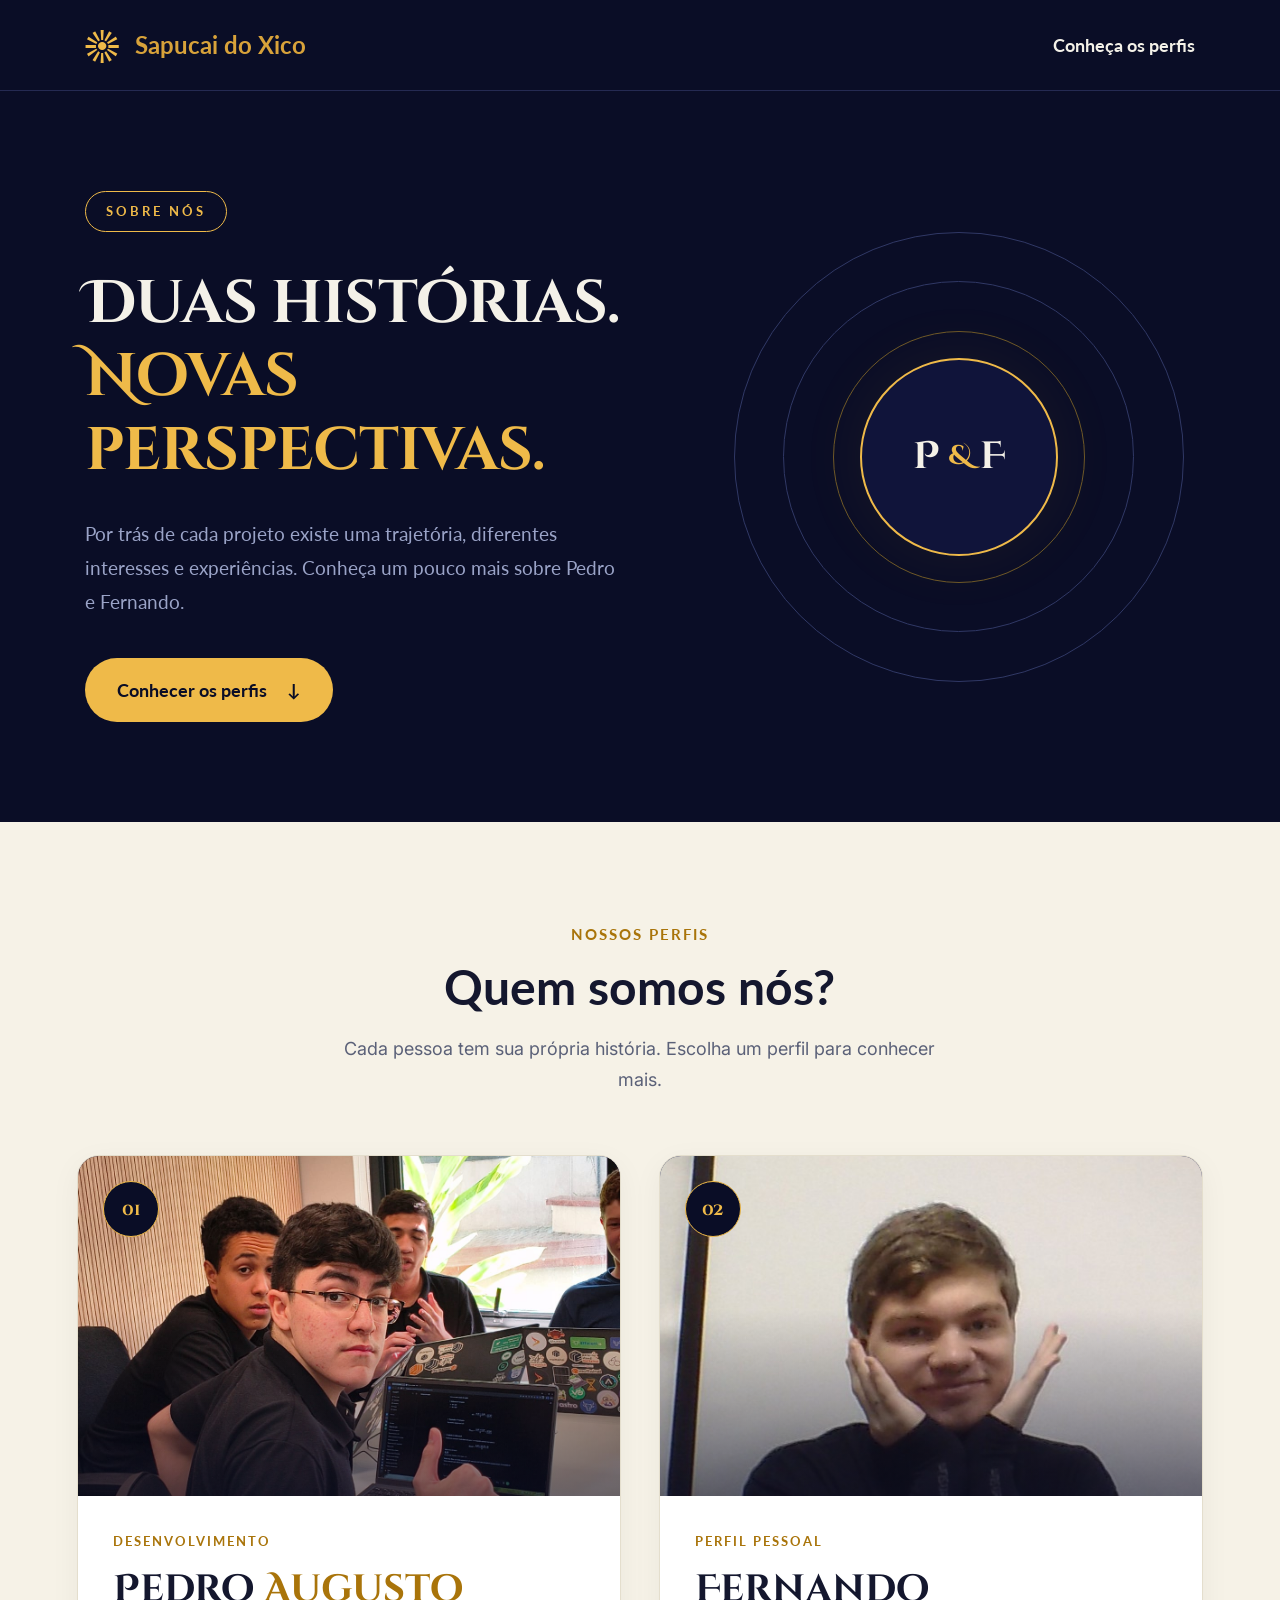
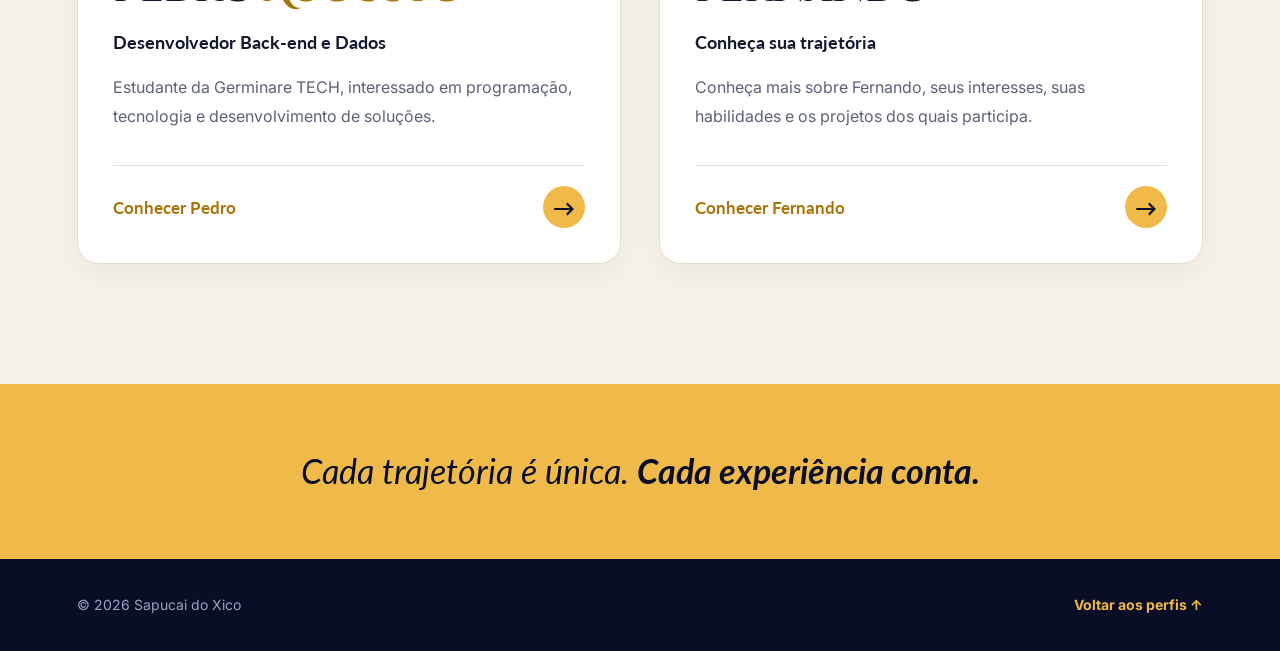
<file: index.html>
<!DOCTYPE html>
<html lang="pt-BR">

<head>
    <meta charset="UTF-8">
    <meta name="viewport" content="width=device-width, initial-scale=1.0">
    <meta name="description"
          content="Conheça Pedro e Fernando, suas trajetórias, habilidades e projetos.">
    <title>Sobre Nós | Sapucai do Xico</title>
    <link rel="stylesheet" href="css/style.css">
</head>

<body class="pagina-inicial">

    <header>
        <nav>
            <a href="index.html">Sapucai do Xico</a>
            <a href="#perfis">Conheça os perfis</a>
        </nav>
    </header>

    <main>

        <section class="home-hero">
            <div class="home-hero-conteudo">
                <span class="home-etiqueta">SOBRE NÓS</span>

                <h1>
                    Duas histórias.
                    <span>Novas perspectivas.</span>
                </h1>

                <p>
                    Por trás de cada projeto existe uma trajetória,
                    diferentes interesses e experiências.
                    Conheça um pouco mais sobre Pedro e Fernando.
                </p>

                <a href="#perfis" class="home-botao">
                    Conhecer os perfis
                    <span aria-hidden="true">↓</span>
                </a>
            </div>

            <div class="home-hero-decoracao" aria-hidden="true">
                <div class="home-circulo home-circulo-1"></div>
                <div class="home-circulo home-circulo-2"></div>
                <div class="home-circulo home-circulo-3"></div>
                <div class="home-centro">
                    <span>P</span>
                    <span>&amp;</span>
                    <span>F</span>
                </div>
            </div>
        </section>

        <section id="perfis" class="home-perfis">
            <div class="home-container">

                <div class="home-titulo-secao">
                    <span class="home-subtitulo">NOSSOS PERFIS</span>

                    <h2>Quem somos nós?</h2>

                    <p>
                        Cada pessoa tem sua própria história.
                        Escolha um perfil para conhecer mais.
                    </p>
                </div>

                <div class="home-grid-perfis">

                    <a class="home-card"
                       href="pedro/index.html"
                       aria-label="Conhecer o perfil de Pedro Augusto">

                        <div class="home-card-imagem">
                            <img src="assets/pedro-foto.jpeg"
                                 alt="Foto de Pedro Augusto">
                            <span class="home-card-numero">01</span>
                        </div>

                        <div class="home-card-conteudo">
                            <span class="home-card-categoria">
                                DESENVOLVIMENTO
                            </span>

                            <h3>
                                Pedro
                                <span>Augusto</span>
                            </h3>

                            <p class="home-card-funcao">
                                Desenvolvedor Back-end e Dados
                            </p>

                            <p class="home-card-descricao">
                                Estudante da Germinare TECH,
                                interessado em programação,
                                tecnologia e desenvolvimento
                                de soluções.
                            </p>

                            <span class="home-card-link">
                                Conhecer Pedro
                                <span aria-hidden="true">→</span>
                            </span>
                        </div>
                    </a>

                    <a class="home-card"
                       href="fernando/index.html"
                       aria-label="Conhecer o perfil de Fernando">

                        <div class="home-card-imagem">
                            <img src="assets/fernando-foto.jpg"
                                 alt="Foto de Fernando Nascimento">
                            <span class="home-card-numero">02</span>
                        </div>

                        <div class="home-card-conteudo">
                            <span class="home-card-categoria">
                                PERFIL PESSOAL
                            </span>

                            <h3>
                                Fernando
                            </h3>

                            <p class="home-card-funcao">
                                Conheça sua trajetória
                            </p>

                            <p class="home-card-descricao">
                                Conheça mais sobre Fernando,
                                seus interesses, suas habilidades
                                e os projetos dos quais participa.
                            </p>

                            <span class="home-card-link">
                                Conhecer Fernando
                                <span aria-hidden="true">→</span>
                            </span>
                        </div>
                    </a>

                </div>
            </div>
        </section>

        <section class="home-faixa">
            <p>
                Cada trajetória é única.
                <strong>Cada experiência conta.</strong>
            </p>
        </section>

    </main>

    <footer class="home-rodape">
        <div class="home-container">
            <p>&copy; 2026 Sapucai do Xico</p>

            <a href="#perfis">Voltar aos perfis ↑</a>
        </div>
    </footer>

</body>
</html>
</file>
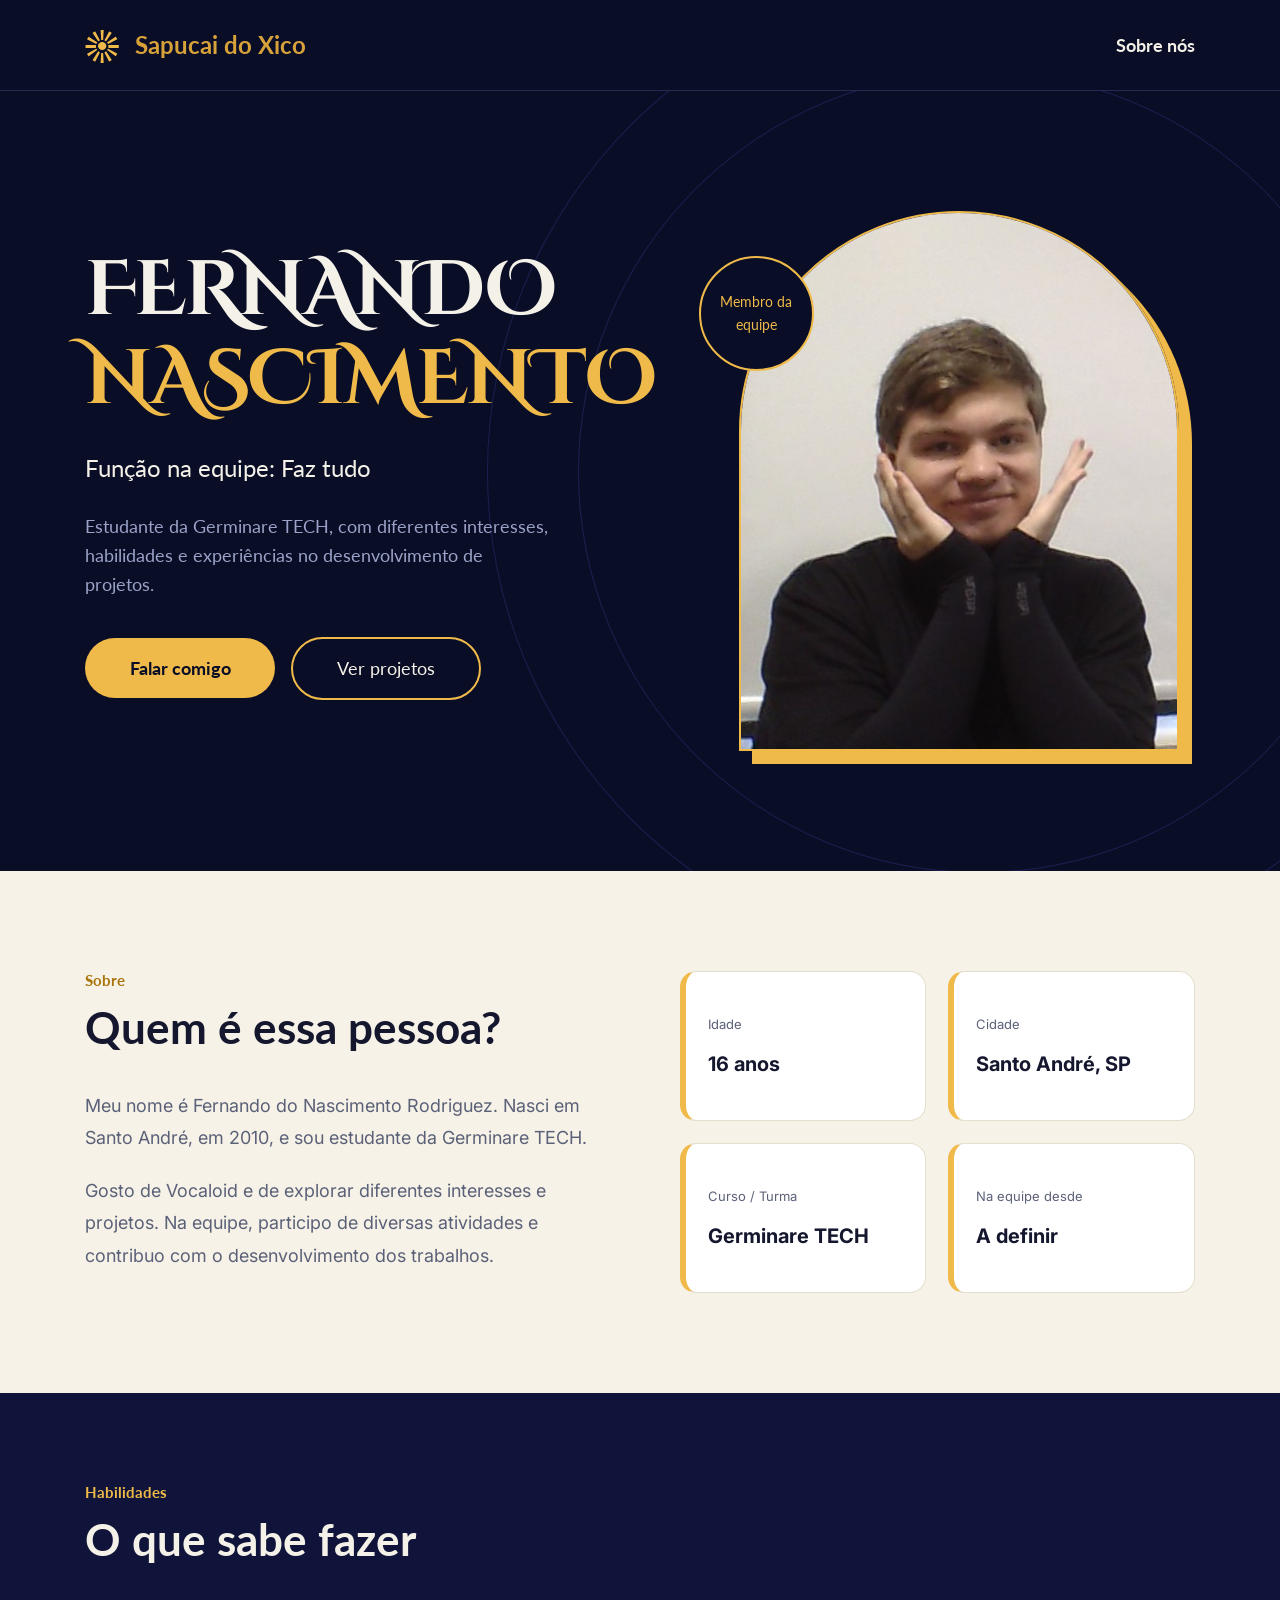
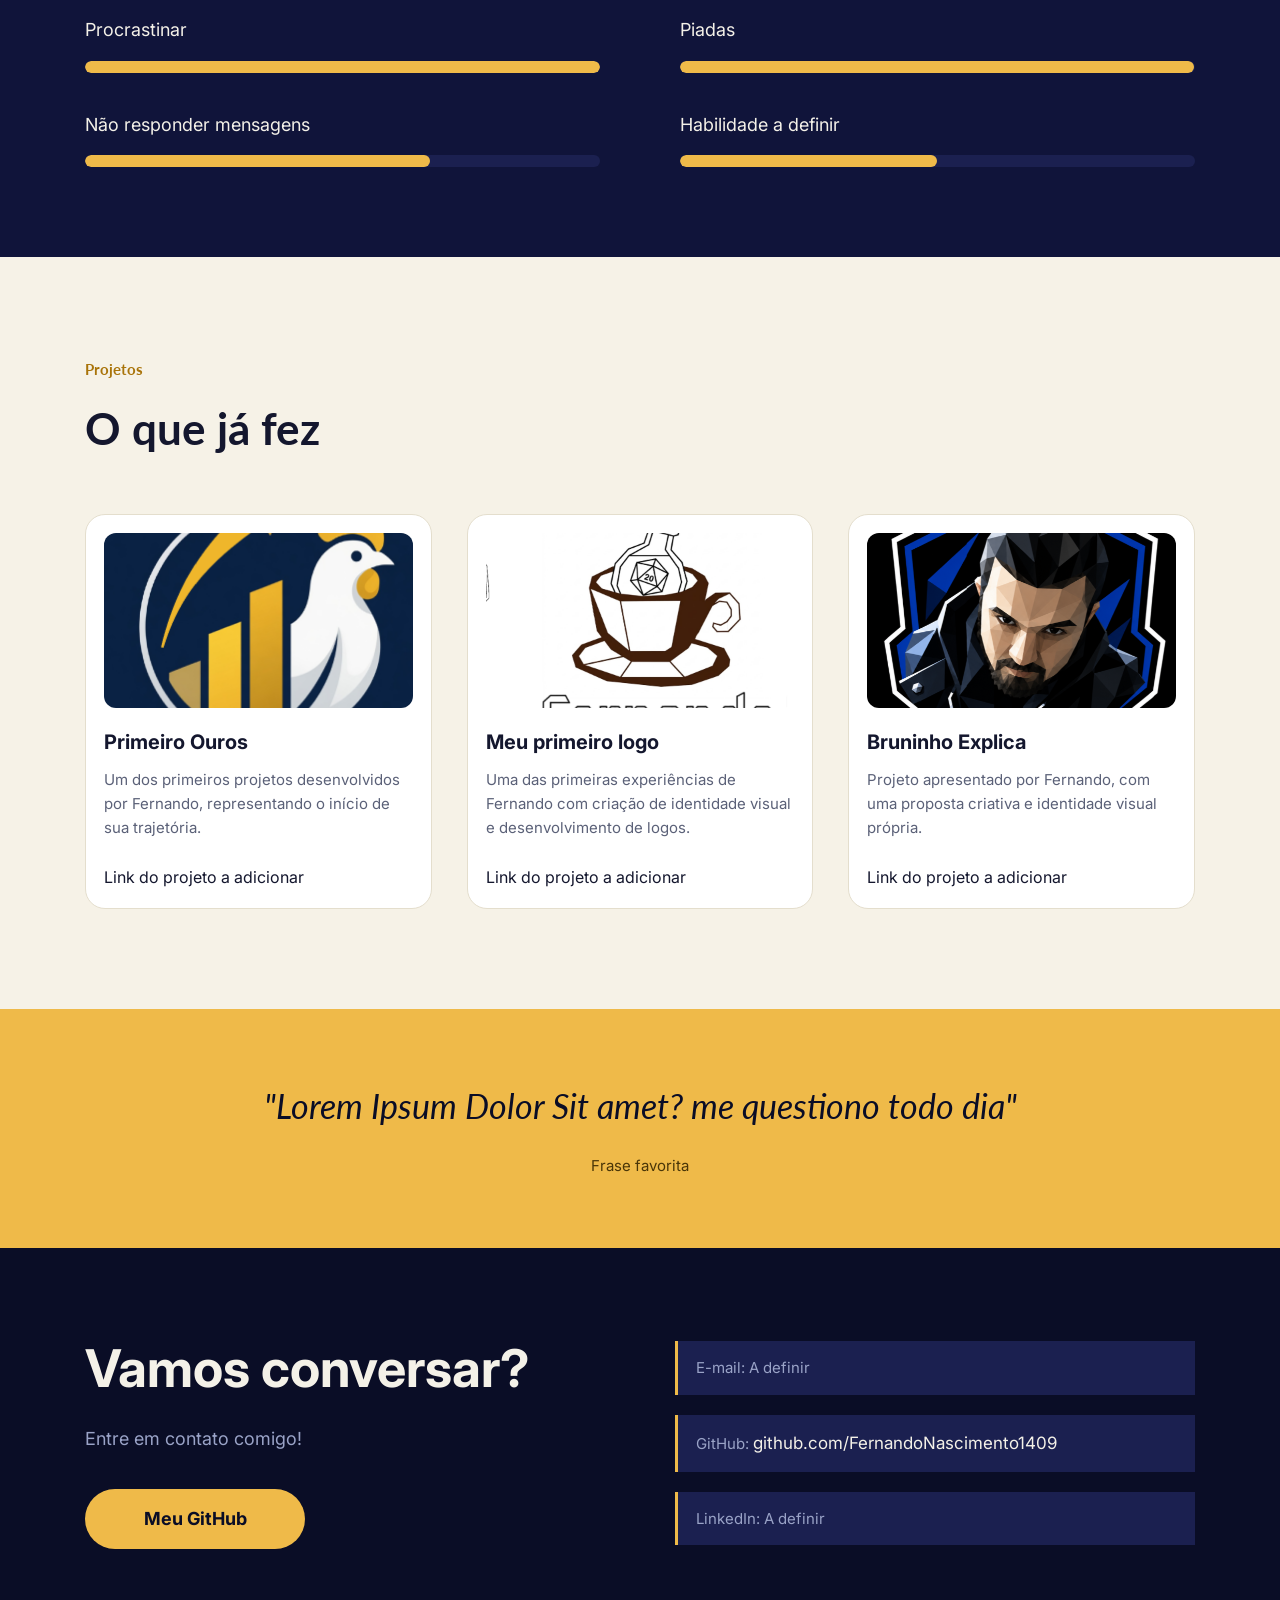
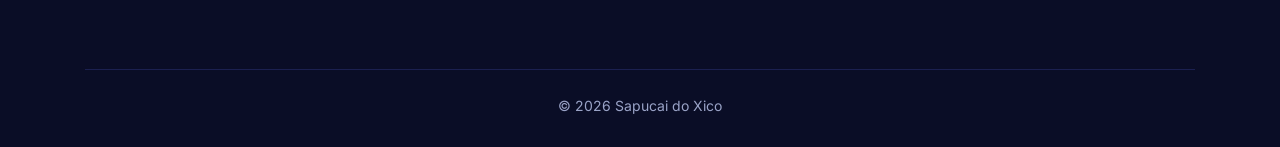
<file: fernando/index.html>
<!DOCTYPE html>
<html lang="pt-BR">

<head>
    <meta charset="UTF-8">
    <meta name="viewport" content="width=device-width, initial-scale=1.0">
    <meta name="description" content="Conheça Fernando Nascimento, seus interesses, habilidades e projetos.">
    <title>Fernando Nascimento | Sapucai do Xico</title>
    <link rel="stylesheet" href="../css/style.css">
</head>

<body>

    <header>
        <nav>
            <a href="../index.html">Sapucai do Xico</a>
            <a href="../index.html">Sobre nós</a>
        </nav>
    </header>

    <main>

        <section id="inicio">
            <div>
                <h1>
                    FERNANDO <span>NASCIMENTO</span>
                </h1>

                <p>Função na equipe: Faz tudo</p>

                <p>
                    Estudante da Germinare TECH,
                    com diferentes interesses, habilidades
                    e experiências no desenvolvimento de projetos.
                </p>

                <a href="#contato">Falar comigo</a>
                <a href="#projetos">Ver projetos</a>
            </div>

            <div>
                <img src="../assets/fernando-foto.jpg"
                     alt="Foto de Fernando Nascimento">
                <p>Membro da equipe</p>
            </div>
        </section>

        <section id="sobre">
            <h2>Quem é essa pessoa?</h2>

            <p>
                Meu nome é Fernando do Nascimento Rodriguez.
                Nasci em Santo André, em 2010, e sou estudante
                da Germinare TECH.
            </p>

            <p>
                Gosto de Vocaloid e de explorar diferentes
                interesses e projetos. Na equipe, participo
                de diversas atividades e contribuo com
                o desenvolvimento dos trabalhos.
            </p>

            <div>
                <article>
                    <h3>Idade</h3>
                    <p>16 anos</p>
                </article>

                <article>
                    <h3>Cidade</h3>
                    <p>Santo André, SP</p>
                </article>

                <article>
                    <h3>Curso / Turma</h3>
                    <p>Germinare TECH</p>
                </article>

                <article>
                    <h3>Na equipe desde</h3>
                    <p>A definir</p>
                </article>
            </div>
        </section>

        <section id="habilidades">
            <h2>O que sabe fazer</h2>

            <div>
                <p>Procrastinar</p>
                <progress value="100" max="100"></progress>

                <p>Piadas</p>
                <progress value="99.9" max="100"></progress>

                <p>Não responder mensagens</p>
                <progress value="67" max="100"></progress>

                <p>Habilidade a definir</p>
                <progress value="50" max="100"></progress>
            </div>
        </section>

        <section id="projetos">
            <h2>O que já fez</h2>

            <div>
                <article>
                    <img src="../assets/primeiro-ouros.png"
                         alt="Projeto Primeiro Ouros">

                    <h3>Primeiro Ouros</h3>

                    <p>
                        Um dos primeiros projetos desenvolvidos
                        por Fernando, representando o início
                        de sua trajetória.
                    </p>

                    <span>Link do projeto a adicionar</span>
                </article>

                <article>
                    <img src="../assets/logo-fernando.png"
                         alt="Primeiro logo de Fernando">

                    <h3>Meu primeiro logo</h3>

                    <p>
                        Uma das primeiras experiências de
                        Fernando com criação de identidade
                        visual e desenvolvimento de logos.
                    </p>

                    <span>Link do projeto a adicionar</span>
                </article>

                <article>
                    <img src="../assets/bruninho-explica.png"
                         alt="Projeto Bruninho Explica">

                    <h3>Bruninho Explica</h3>

                    <p>
                        Projeto apresentado por Fernando,
                        com uma proposta criativa e
                        identidade visual própria.
                    </p>

                    <span>Link do projeto a adicionar</span>
                </article>
            </div>
        </section>

        <section id="frase">
            <blockquote>
                "Lorem Ipsum Dolor Sit amet? me questiono todo dia"
            </blockquote>

            <p>Frase favorita</p>
        </section>

        <section id="contato">
            <h2>Vamos conversar?</h2>

            <p>Entre em contato comigo!</p>

            <a href="https://github.com/FernandoNascimento1409"
               target="_blank"
               rel="noopener noreferrer">
                Meu GitHub
            </a>

            <div class="contato-redes">
                <p>
                    E-mail: A definir
                </p>

                <p>
                    GitHub:
                    <a href="https://github.com/FernandoNascimento1409"
                       target="_blank"
                       rel="noopener noreferrer">
                        github.com/FernandoNascimento1409
                    </a>
                </p>

                <p>
                    LinkedIn: A definir
                </p>
            </div>
        </section>

    </main>

    <footer>
        <p>&copy; 2026 Sapucai do Xico</p>
    </footer>

</body>
</html>
</file>
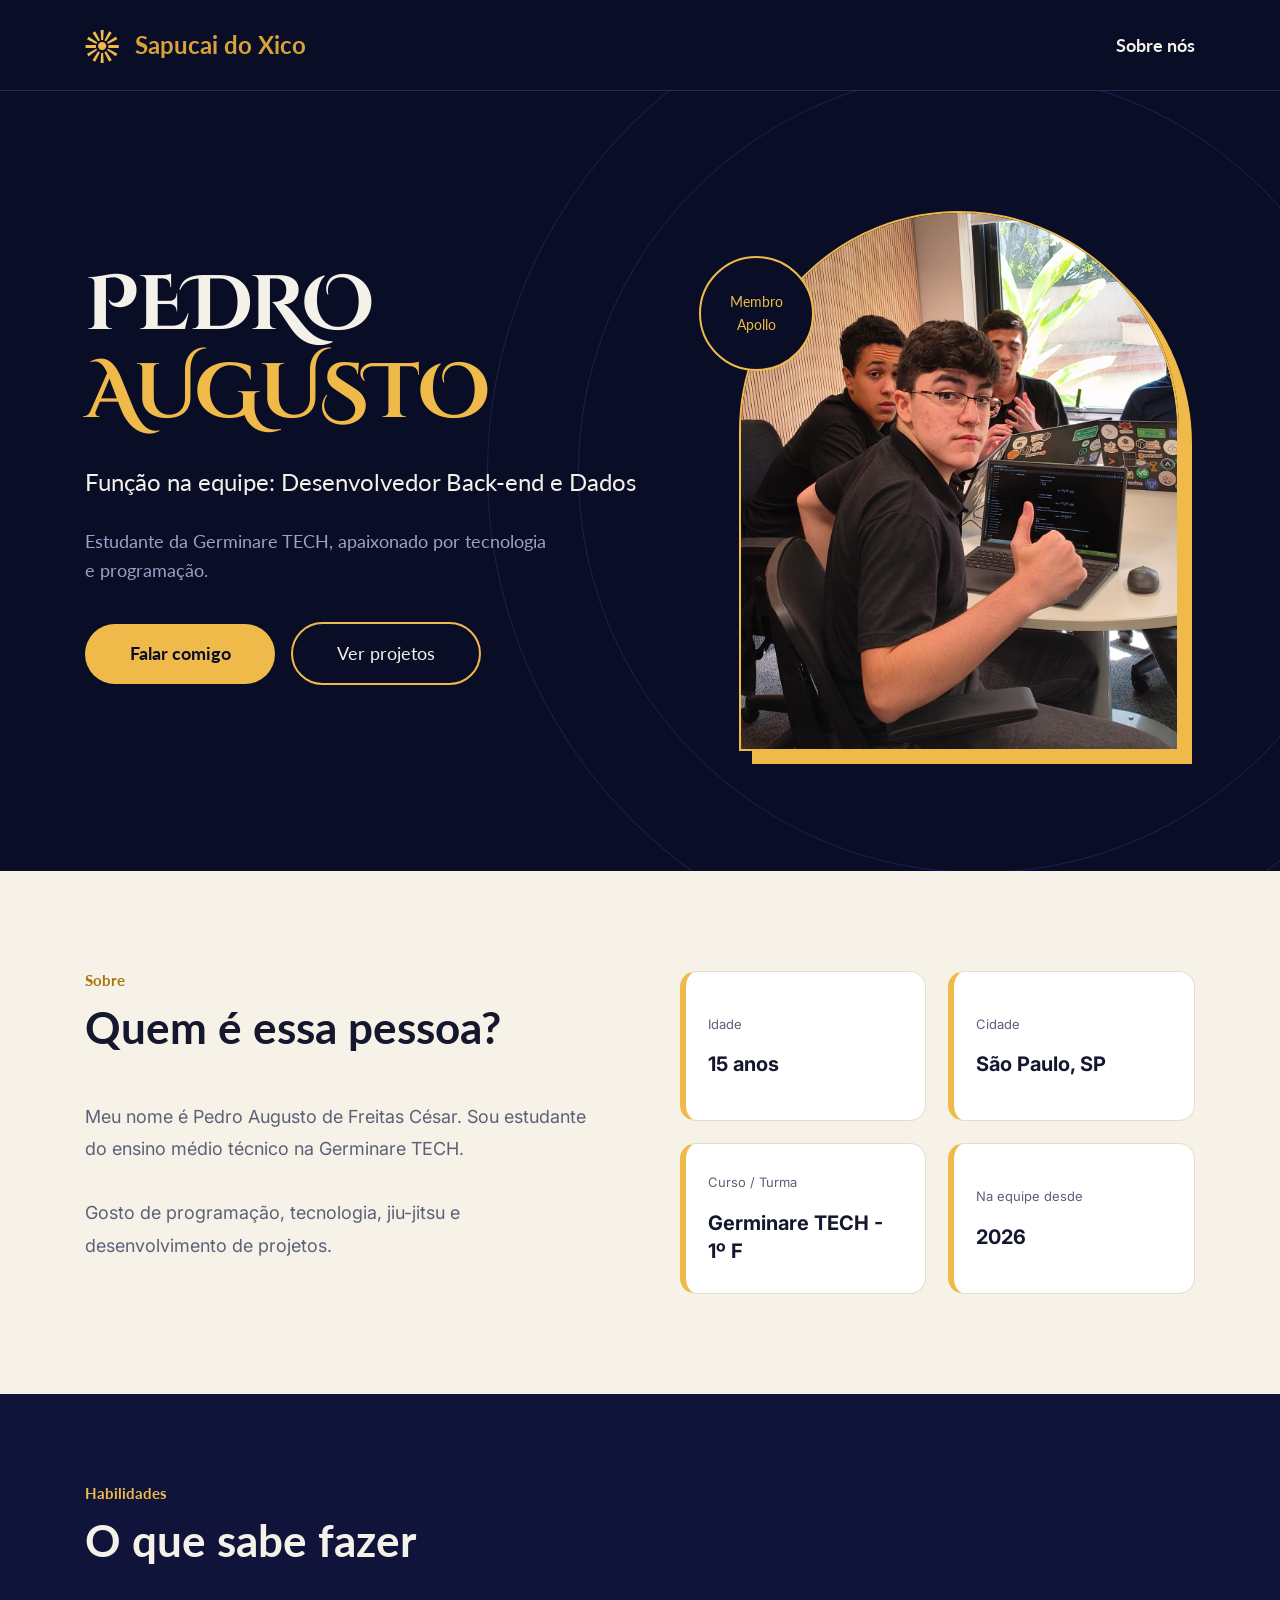
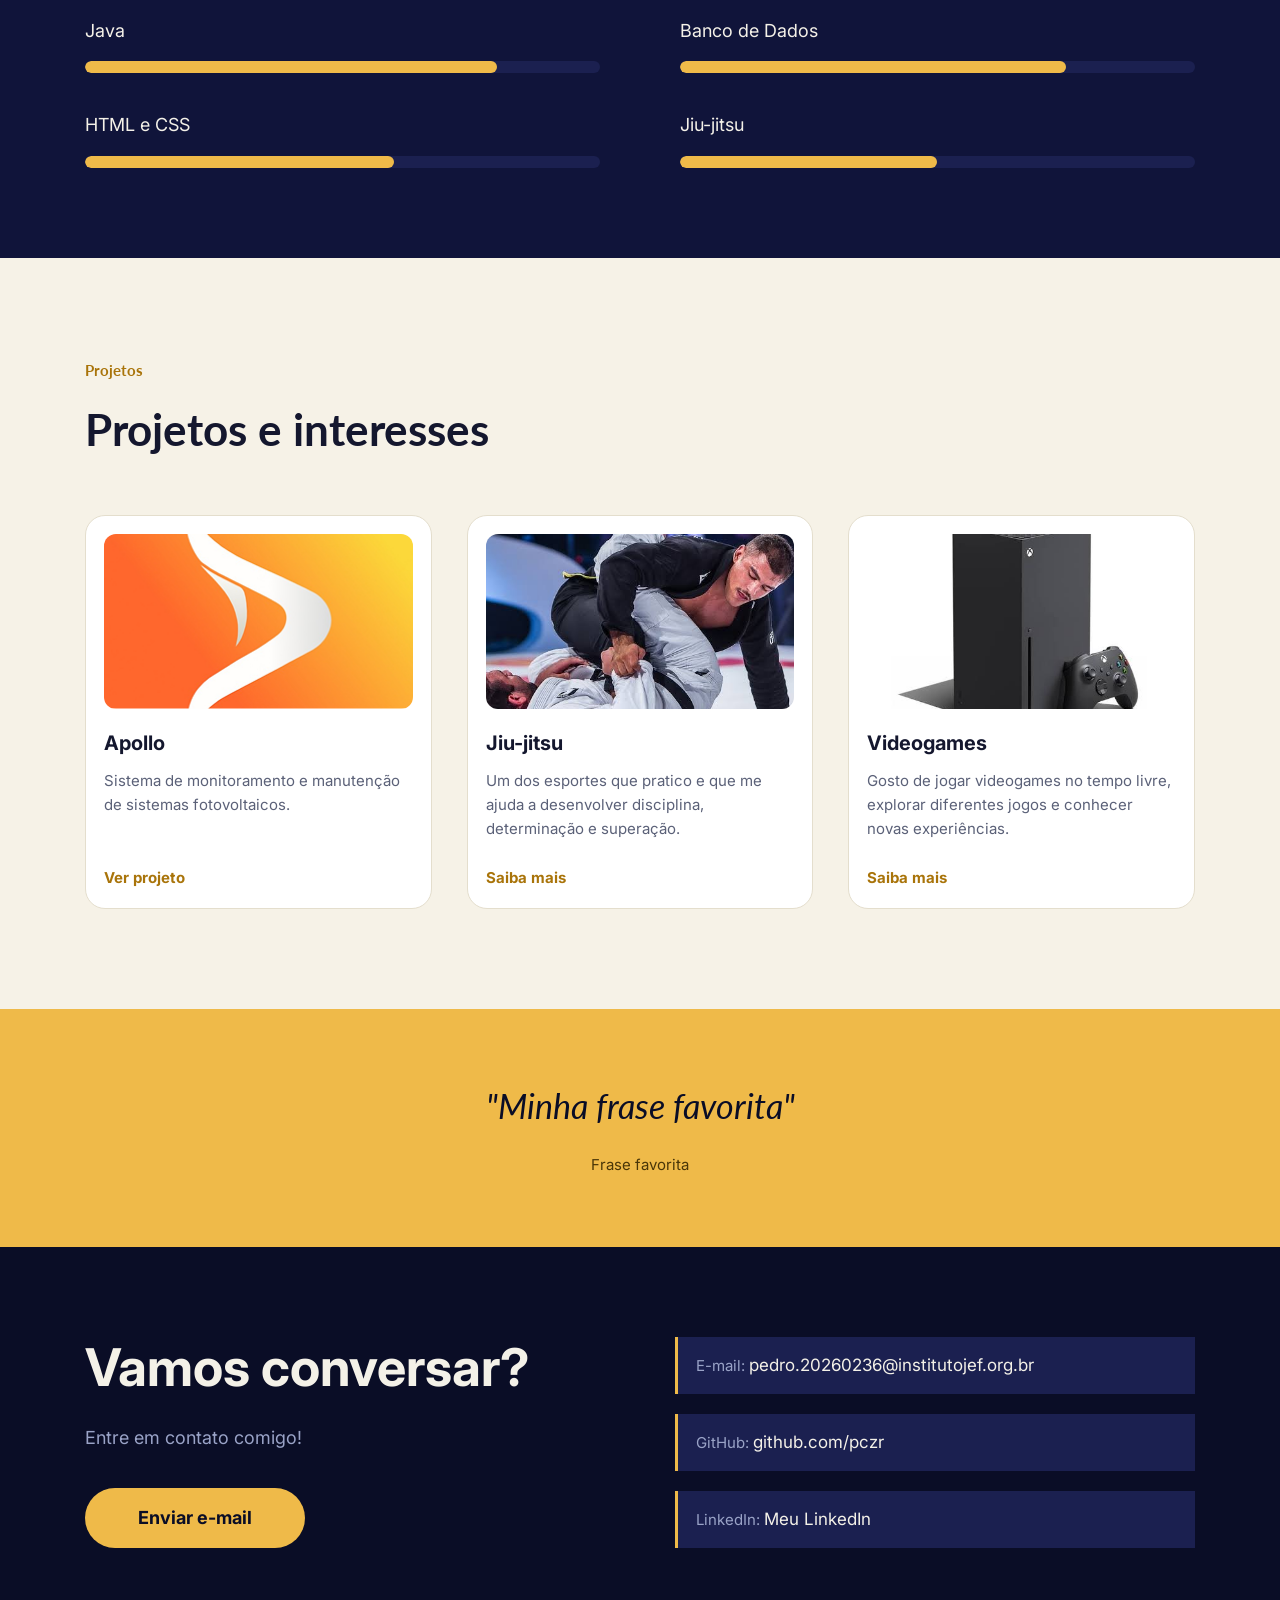
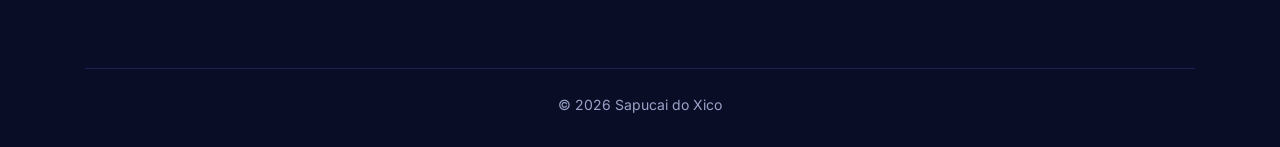
<file: pedro/index.html>
<!DOCTYPE html>
<html lang="pt-BR">

<head>
    <meta charset="UTF-8">
    <meta name="viewport" content="width=device-width, initial-scale=1.0">
    <meta name="description" content="Conheça Pedro Augusto, seus projetos, habilidades e interesses.">
    <title>Pedro Augusto | Sapucai do Xico</title>
    <link rel="stylesheet" href="../css/style.css">
</head>

<body>

    <header>
        <nav>
            <a href="../index.html">Sapucai do Xico</a>
            <a href="../index.html">Sobre nós</a>
        </nav>
    </header>

    <main>

        <section id="inicio">
            <div>
                <h1>
                    PEDRO <span>AUGUSTO</span>
                </h1>

                <p>Função na equipe: Desenvolvedor Back-end e Dados</p>

                <p>
                    Estudante da Germinare TECH,
                    apaixonado por tecnologia e programação.
                </p>

                <a href="#contato">Falar comigo</a>
                <a href="#projetos">Ver projetos</a>
            </div>

            <div>
                <img src="../assets/pedro-foto.jpeg"
                     alt="Foto de Pedro Augusto">
                <p>Membro Apollo</p>
            </div>
        </section>

        <section id="sobre">
            <h2>Quem é essa pessoa?</h2>

            <p>
                Meu nome é Pedro Augusto de Freitas César.
                Sou estudante do ensino médio técnico
                na Germinare TECH.
            </p>

            <p>
                Gosto de programação, tecnologia,
                jiu-jitsu e desenvolvimento de projetos.
            </p>

            <div>
                <article>
                    <h3>Idade</h3>
                    <p>15 anos</p>
                </article>

                <article>
                    <h3>Cidade</h3>
                    <p>São Paulo, SP</p>
                </article>

                <article>
                    <h3>Curso / Turma</h3>
                    <p>Germinare TECH - 1º F</p>
                </article>

                <article>
                    <h3>Na equipe desde</h3>
                    <p>2026</p>
                </article>
            </div>
        </section>

        <section id="habilidades">
            <h2>O que sabe fazer</h2>

            <div>
                <p>Java</p>
                <progress value="80" max="100"></progress>

                <p>Banco de Dados</p>
                <progress value="75" max="100"></progress>

                <p>HTML e CSS</p>
                <progress value="60" max="100"></progress>

                <p>Jiu-jitsu</p>
                <progress value="50" max="100"></progress>
            </div>
        </section>

        <section id="projetos">
            <h2>Projetos e interesses</h2>

            <div>
                <article>
                    <img src="../assets/Vector%20(2).png"
                         alt="Imagem do projeto Apollo">

                    <h3>Apollo</h3>

                    <p>
                        Sistema de monitoramento e manutenção
                        de sistemas fotovoltaicos.
                    </p>

                    <a href="https://github.com/ApolloOficial/apollo-web-crud"
                       target="_blank"
                       rel="noopener noreferrer">
                        Ver projeto
                    </a>
                </article>

                <article>
                    <img src="../assets/jiu-jitsu.jpg"
                         alt="Competição de jiu-jitsu">

                    <h3>Jiu-jitsu</h3>

                    <p>
                        Um dos esportes que pratico e que me ajuda
                        a desenvolver disciplina, determinação
                        e superação.
                    </p>

                    <a href="https://pt.wikipedia.org/wiki/Jiu-j%C3%ADtsu_brasileiro"
                       target="_blank"
                       rel="noopener noreferrer">
                        Saiba mais
                    </a>
                </article>

                <article>
                    <img src="../assets/video-game.jpg"
                         alt="Videogames">

                    <h3>Videogames</h3>

                    <p>
                        Gosto de jogar videogames no tempo livre,
                        explorar diferentes jogos e conhecer
                        novas experiências.
                    </p>

                    <a href="https://pt.wikipedia.org/wiki/Jogo_eletr%C3%B4nico"
                       target="_blank"
                       rel="noopener noreferrer">
                        Saiba mais
                    </a>
                </article>
            </div>
        </section>

        <section id="frase">
            <blockquote>
                "Minha frase favorita"
            </blockquote>
            <p>Frase favorita</p>
        </section>

        <section id="contato">
            <h2>Vamos conversar?</h2>

            <p>Entre em contato comigo!</p>

            <a href="mailto:pedro.20260236@institutojef.org.br">
                Enviar e-mail
            </a>

            <div class="contato-redes">
                <p>
                    E-mail:
                    <a href="mailto:pedro.20260236@institutojef.org.br">
                        pedro.20260236@institutojef.org.br
                    </a>
                </p>

                <p>
                    GitHub:
                    <a href="https://github.com/pczr"
                       target="_blank"
                       rel="noopener noreferrer">
                        github.com/pczr
                    </a>
                </p>

                <p>
                    LinkedIn:
                    <a href="https://www.linkedin.com/in/pedro-augusto-de-freitas-césar-75987b32b/"
                       target="_blank"
                       rel="noopener noreferrer">
                        Meu LinkedIn
                    </a>
                </p>
            </div>
        </section>

    </main>

    <footer>
        <p>&copy; 2026 Sapucai do Xico</p>
    </footer>

</body>
</html>
</file>
<file: css/style.css>
@import url('https://fonts.googleapis.com/css2?family=Cinzel+Decorative:wght@400;700&family=Inter:wght@400;500;600;700&family=Lato:wght@400;700&display=swap');

:root {
    --azul: #0A0D26;
    --azul-secundario: #10143A;
    --azul-claro: #1B2050;
    --dourado: #EFBA49;
    --dourado-escuro: #A9740A;
    --bege: #F6F2E7;
    --branco: #F4F1E8;
    --cinza: #9AA3C7;
    --texto-escuro: #14172E;
    --texto-cinza: #5B6178;
    --borda: #E4DECD;
}

* {
    margin: 0;
    padding: 0;
    box-sizing: border-box;
}

html {
    scroll-behavior: smooth;
}

body {
    background: var(--azul);
    color: var(--branco);
    font-family: 'Inter', sans-serif;
    line-height: 1.6;
}

a {
    color: inherit;
    text-decoration: none;
}

img {
    display: block;
    max-width: 100%;
}

a:focus-visible {
    outline: 3px solid var(--dourado);
    outline-offset: 5px;
}

header {
    background: var(--azul);
    border-bottom: 1px solid #252A52;
    position: relative;
    z-index: 10;
}

header nav {
    max-width: 1440px;
    margin: auto;
    min-height: 90px;
    padding: 20px 6.67%;

    display: flex;
    align-items: center;
    justify-content: space-between;
    gap: 20px;
}

header nav a:first-child {
    display: flex;
    align-items: center;
    gap: 16px;

    color: #D8A23A;
    font-family: 'Lato', sans-serif;
    font-size: 24px;
    font-weight: 700;
}

header nav a:first-child::before {
    content: '☀';
    color: var(--dourado);
    font-size: 44px;
    line-height: 1;
}

header nav a:last-child {
    font-family: 'Lato', sans-serif;
    font-size: 18px;
    font-weight: 700;
    transition: color 0.2s;
}

header nav a:hover {
    color: var(--dourado);
}

#inicio {
    position: relative;
    isolation: isolate;
    overflow: hidden;

    max-width: 1440px;
    min-height: 780px;
    margin: auto;
    padding: 95px 6.67%;

    display: grid;
    grid-template-columns: 1.1fr 0.9fr;
    align-items: center;
    gap: 60px;
}

#inicio::before {
    content: '';
    position: absolute;
    z-index: -1;

    width: 800px;
    height: 800px;
    top: -20px;
    right: -100px;

    border: 1px solid #1B2050;
    border-radius: 50%;
    box-shadow: 0 0 0 90px var(--azul),
                0 0 0 91px #1B2050;
}

#inicio h1 {
    font-family: 'Cinzel Decorative', serif;
    font-size: clamp(46px, 6vw, 88px);
    font-weight: 700;
    line-height: 1.15;
    letter-spacing: -2px;
    margin-bottom: 25px;
}

#inicio h1 span {
    display: block;
    color: var(--dourado);
}

#inicio > div:first-child > p:first-of-type {
    color: var(--branco);
    font-family: 'Lato', sans-serif;
    font-size: 24px;
    margin-bottom: 25px;
}

#inicio > div:first-child > p:nth-of-type(2) {
    color: var(--cinza);
    font-family: 'Lato', sans-serif;
    font-size: 18px;
    max-width: 470px;
    margin-bottom: 38px;
}

#inicio > div:first-child > a {
    display: inline-flex;
    justify-content: center;
    align-items: center;

    min-width: 190px;
    min-height: 60px;
    padding: 15px 28px;
    margin-right: 12px;
    margin-bottom: 15px;

    border-radius: 50px;
    font-family: 'Lato', sans-serif;
    font-size: 18px;
    transition: 0.25s;
}

#inicio > div:first-child > a:first-of-type {
    background: var(--dourado);
    color: var(--azul);
    font-weight: 700;
}

#inicio > div:first-child > a:last-of-type {
    border: 2px solid var(--dourado);
    color: var(--branco);
}

#inicio > div:first-child > a:hover {
    transform: translateY(-3px);
}

#inicio > div:first-child > a:last-of-type:hover {
    background: var(--dourado);
    color: var(--azul);
}

#inicio > div:last-child {
    position: relative;
    max-width: 440px;
    width: 100%;
    justify-self: center;
}

#inicio > div:last-child img {
    width: 100%;
    height: 540px;
    object-fit: cover;
    object-position: center;

    border: 2px solid var(--dourado);
    border-radius: 240px 240px 0 0;
    box-shadow: 13px 13px 0 var(--dourado);
}

#inicio > div:last-child p {
    position: absolute;
    top: 45px;
    left: -40px;

    width: 115px;
    height: 115px;

    display: flex;
    justify-content: center;
    align-items: center;

    text-align: center;
    padding: 12px;

    border-radius: 50%;
    border: 2px solid var(--dourado);
    background: var(--azul);
    color: var(--dourado);

    font-family: 'Lato', sans-serif;
    font-size: 14px;
}

#sobre {
    background: var(--bege);
    color: var(--texto-escuro);
    padding: 100px max(6.67%, calc((100% - 1248px) / 2));

    display: grid;
    grid-template-columns: 1fr 1fr;
    column-gap: 80px;
    align-items: start;
}

#sobre h2 {
    grid-column: 1;
    font-family: 'Lato', sans-serif;
    font-size: 44px;
    line-height: 1.2;
    margin-bottom: 30px;
}

#sobre h2::before {
    content: 'Sobre';
    display: block;
    color: var(--dourado-escuro);
    font-size: 15px;
    margin-bottom: 12px;
}

#sobre > p {
    grid-column: 1;
    color: var(--texto-cinza);
    font-size: 18px;
    line-height: 1.8;
    margin-bottom: 15px;
}

#sobre > div {
    grid-column: 2;
    grid-row: 1 / span 3;

    display: grid;
    grid-template-columns: repeat(2, minmax(0, 1fr));
    gap: 22px;
}

#sobre article {
    min-height: 150px;
    padding: 28px 22px;

    display: flex;
    flex-direction: column;
    justify-content: center;

    background: white;
    border: 1px solid var(--borda);
    border-left: 6px solid var(--dourado);
    border-radius: 16px;
}

#sobre article h3 {
    color: var(--texto-cinza);
    font-size: 13px;
    font-weight: 400;
    margin-bottom: 16px;
}

#sobre article p {
    color: var(--texto-escuro);
    font-size: 20px;
    font-weight: 700;
    line-height: 1.4;
}

#habilidades {
    background: var(--azul-secundario);
    padding: 90px max(6.67%, calc((100% - 1248px) / 2));
}

#habilidades h2 {
    font-family: 'Lato', sans-serif;
    font-size: 44px;
    line-height: 1.2;
    margin-bottom: 50px;
}

#habilidades h2::before {
    content: 'Habilidades';
    display: block;
    color: var(--dourado);
    font-size: 15px;
    margin-bottom: 12px;
}

#habilidades > div {
    display: grid;
    grid-template-columns: repeat(2, minmax(0, 1fr));
    grid-template-rows: auto 12px auto 12px;
    gap: 16px 80px;
}

#habilidades p {
    font-size: 18px;
}

#habilidades p:nth-of-type(1) {
    grid-column: 1;
    grid-row: 1;
}

#habilidades p:nth-of-type(2) {
    grid-column: 2;
    grid-row: 1;
}

#habilidades p:nth-of-type(3) {
    grid-column: 1;
    grid-row: 3;
    margin-top: 22px;
}

#habilidades p:nth-of-type(4) {
    grid-column: 2;
    grid-row: 3;
    margin-top: 22px;
}

#habilidades progress {
    appearance: none;
    -webkit-appearance: none;
    width: 100%;
    height: 12px;
    border: 0;
    border-radius: 20px;
    overflow: hidden;
    background: var(--azul-claro);
}

#habilidades progress:nth-of-type(1) {
    grid-column: 1;
    grid-row: 2;
}

#habilidades progress:nth-of-type(2) {
    grid-column: 2;
    grid-row: 2;
}

#habilidades progress:nth-of-type(3) {
    grid-column: 1;
    grid-row: 4;
}

#habilidades progress:nth-of-type(4) {
    grid-column: 2;
    grid-row: 4;
}

#habilidades progress::-webkit-progress-bar {
    background: var(--azul-claro);
}

#habilidades progress::-webkit-progress-value {
    background: var(--dourado);
    border-radius: 20px;
}

#habilidades progress::-moz-progress-bar {
    background: var(--dourado);
}

#projetos {
    background: var(--bege);
    color: var(--texto-escuro);
    padding: 100px max(6.67%, calc((100% - 1248px) / 2));
}

#projetos h2 {
    font-family: 'Lato', sans-serif;
    font-size: 44px;
    margin-bottom: 50px;
}

#projetos h2::before {
    content: 'Projetos';
    display: block;
    color: var(--dourado-escuro);
    font-size: 15px;
    margin-bottom: 12px;
}

#projetos > div {
    display: grid;
    grid-template-columns: repeat(3, minmax(0, 1fr));
    gap: 35px;
}

#projetos article {
    min-width: 0;
    min-height: 355px;
    padding: 18px;

    display: flex;
    flex-direction: column;

    background: white;
    border: 1px solid var(--borda);
    border-radius: 20px;
    transition: 0.25s;
}

#projetos article:hover {
    transform: translateY(-5px);
    box-shadow: 0 12px 30px rgba(10, 13, 38, 0.12);
}

#projetos article img {
    width: 100%;
    height: 175px;
    object-fit: cover;
    border-radius: 12px;
    margin-bottom: 18px;
}

#projetos article:not(:has(img))::before {
    content: '';
    display: block;
    height: 175px;
    flex-shrink: 0;
    border-radius: 12px;
    background: #E9E3D0;
    margin-bottom: 18px;
}

#projetos article h3 {
    font-size: 20px;
    margin-bottom: 10px;
}

#projetos article p {
    color: var(--texto-cinza);
    font-size: 15px;
    line-height: 1.6;
    margin-bottom: 25px;
}

#projetos article a {
    color: var(--dourado-escuro);
    font-size: 15px;
    font-weight: 700;
    margin-top: auto;
}

#projetos article a:hover {
    text-decoration: underline;
}

#frase {
    background: var(--dourado);
    color: var(--azul);
    padding: 70px 20px;
    text-align: center;
}

#frase blockquote {
    max-width: 1000px;
    margin: 0 auto 20px;
    font-family: 'Lato', sans-serif;
    font-size: 34px;
    font-style: italic;
}

#frase p {
    color: #4A3608;
    font-size: 15px;
}

#contato {
    background: var(--azul);
    padding: 90px max(6.67%, calc((100% - 1248px) / 2));

    display: grid;
    grid-template-columns: 1fr 1fr;
    gap: 0 70px;
}

#contato > h2 {
    grid-column: 1;
    grid-row: 1;

    font-size: 52px;
    line-height: 1.2;
    margin-bottom: 25px;
}

#contato > p {
    grid-column: 1;
    grid-row: 2;

    color: var(--cinza);
    font-size: 18px;
    margin-bottom: 35px;
}

#contato > a {
    grid-column: 1;
    grid-row: 3;
    justify-self: start;

    display: inline-flex;
    justify-content: center;
    align-items: center;

    min-width: 220px;
    min-height: 60px;
    padding: 15px 30px;

    background: var(--dourado);
    color: var(--azul);
    border-radius: 50px;

    font-size: 18px;
    font-weight: 700;
    transition: 0.2s;
}

#contato > a:hover {
    background: #FFD16C;
}

.contato-redes {
    grid-column: 2;
    grid-row: 1 / span 3;

    align-self: center;
    display: flex;
    flex-direction: column;
    gap: 20px;
}

#contato .contato-redes p {
    min-width: 0;
    padding: 14px 18px;
    border-left: 3px solid var(--dourado);
    background: var(--azul-claro);

    color: var(--cinza);
    font-size: 15px;
    line-height: 1.7;
    overflow-wrap: anywhere;
}

#contato .contato-redes a {
    color: var(--branco);
    font-size: 17px;
}

#contato .contato-redes a:hover {
    color: var(--dourado);
}

footer {
    background: var(--azul);
    padding: 30px 6.67%;
    text-align: center;
}

footer p {
    max-width: 1248px;
    margin: auto;
    padding-top: 25px;
    border-top: 1px solid var(--azul-claro);
    color: var(--cinza);
    font-size: 14px;
}

.home-hero {
    min-height: 650px;
    max-width: 1440px;
    margin: auto;
    padding: 100px 6.67%;

    display: grid;
    grid-template-columns: 1.1fr 0.9fr;
    align-items: center;
    gap: 60px;

    position: relative;
    overflow: hidden;
}

.home-hero-conteudo {
    position: relative;
    z-index: 2;
}

.home-etiqueta {
    display: inline-block;
    padding: 9px 20px;
    margin-bottom: 35px;

    border: 1px solid var(--dourado);
    border-radius: 30px;

    color: var(--dourado);
    font-family: 'Lato', sans-serif;
    font-size: 13px;
    font-weight: 700;
    letter-spacing: 3px;
}

.home-hero h1 {
    max-width: 750px;
    margin-bottom: 30px;

    font-family: 'Cinzel Decorative', serif;
    font-size: clamp(40px, 4.7vw, 69px);
    font-weight: 700;
    line-height: 1.22;
    letter-spacing: -1px;
}

.home-hero h1 span {
    display: block;
    color: var(--dourado);
}

.home-hero-conteudo > p {
    max-width: 530px;
    margin-bottom: 38px;

    color: var(--cinza);
    font-family: 'Lato', sans-serif;
    font-size: 19px;
    line-height: 1.8;
}

.home-botao {
    display: inline-flex;
    align-items: center;
    justify-content: center;
    gap: 20px;

    min-height: 62px;
    padding: 18px 32px;

    border-radius: 50px;
    background: var(--dourado);
    color: var(--azul);

    font-family: 'Lato', sans-serif;
    font-size: 18px;
    font-weight: 700;

    transition: transform 0.2s, background 0.2s;
}

.home-botao:hover {
    transform: translateY(-4px);
    background: #FFD16C;
}

.home-hero-decoracao {
    width: min(100%, 450px);
    aspect-ratio: 1;
    position: relative;
    justify-self: center;
    display: grid;
    place-items: center;
}

.home-circulo {
    position: absolute;
    border: 1px solid #303865;
    border-radius: 50%;
}

.home-circulo-1 {
    width: 100%;
    height: 100%;
}

.home-circulo-2 {
    width: 78%;
    height: 78%;
}

.home-circulo-3 {
    width: 56%;
    height: 56%;
    border-color: #6E5827;
}

.home-centro {
    width: 44%;
    aspect-ratio: 1;

    display: flex;
    justify-content: center;
    align-items: center;
    gap: 8px;

    border-radius: 50%;
    border: 2px solid var(--dourado);
    background: var(--azul-secundario);

    font-family: 'Cinzel Decorative', serif;
    font-size: clamp(25px, 3vw, 45px);
    font-weight: 700;
    box-shadow: 0 0 70px rgba(239, 186, 73, 0.07);
}

.home-centro span:nth-child(2) {
    color: var(--dourado);
    font-size: 0.7em;
}

.home-perfis {
    background: var(--bege);
    color: var(--texto-escuro);
    padding: 100px 0 120px;
}

.home-container {
    width: min(88%, 1248px);
    margin: 0 auto;
}

.home-titulo-secao {
    text-align: center;
    margin-bottom: 60px;
}

.home-subtitulo {
    display: block;
    margin-bottom: 12px;

    color: var(--dourado-escuro);
    font-family: 'Lato', sans-serif;
    font-size: 15px;
    font-weight: 700;
    letter-spacing: 2px;
}

.home-titulo-secao h2 {
    color: var(--texto-escuro);
    font-family: 'Lato', sans-serif;
    font-size: 48px;
    line-height: 1.2;
    margin-bottom: 18px;
}

.home-titulo-secao > p {
    max-width: 600px;
    margin: auto;
    color: var(--texto-cinza);
    font-size: 18px;
    line-height: 1.7;
}

.home-grid-perfis {
    display: grid;
    grid-template-columns: repeat(2, minmax(0, 1fr));
    gap: 38px;
}

.home-card {
    min-width: 0;
    display: flex;
    flex-direction: column;
    overflow: hidden;

    background: white;
    border: 1px solid var(--borda);
    border-radius: 22px;

    box-shadow: 0 8px 30px rgba(10, 13, 38, 0.05);
    transition: transform 0.25s, box-shadow 0.25s,
                border-color 0.25s;
}

.home-card:hover {
    transform: translateY(-9px);
    border-color: var(--dourado);
    box-shadow: 0 20px 45px rgba(10, 13, 38, 0.14);
}

.home-card-imagem {
    position: relative;
    height: 340px;
    overflow: hidden;
    background: var(--azul-secundario);
}

.home-card-imagem::after {
    content: '';
    position: absolute;
    inset: 0;
    pointer-events: none;
    background: linear-gradient(
        to top,
        rgba(10, 13, 38, 0.55),
        transparent 55%
    );
}

.home-card-imagem img {
    width: 100%;
    height: 100%;
    object-fit: cover;
    object-position: center 30%;
    transition: transform 0.4s;
}

.home-card:hover .home-card-imagem img {
    transform: scale(1.05);
}

.home-card-numero {
    position: absolute;
    top: 25px;
    left: 25px;
    z-index: 2;

    display: flex;
    align-items: center;
    justify-content: center;

    width: 56px;
    height: 56px;

    border: 1px solid var(--dourado);
    border-radius: 50%;
    background: var(--azul);

    color: var(--dourado);
    font-family: 'Cinzel Decorative', serif;
    font-size: 17px;
    font-weight: 700;
}

.home-card-imagem-vazia {
    display: flex;
    align-items: center;
    justify-content: center;

    background:
        radial-gradient(circle at center,
        #252D63 0%, #10143A 65%, #0A0D26 100%);
}

.home-card-imagem-vazia::before {
    content: '';
    position: absolute;
    width: 240px;
    height: 240px;
    border: 1px solid #5A4A29;
    border-radius: 50%;
}

.home-card-inicial {
    position: relative;
    z-index: 1;

    color: var(--dourado);
    font-family: 'Cinzel Decorative', serif;
    font-size: 155px;
    font-weight: 700;
    line-height: 1;
}

.home-card-conteudo {
    display: flex;
    flex-direction: column;
    flex: 1;
    padding: 35px;
}

.home-card-categoria {
    color: var(--dourado-escuro);
    font-family: 'Lato', sans-serif;
    font-size: 13px;
    font-weight: 700;
    letter-spacing: 2px;
    margin-bottom: 15px;
}

.home-card h3 {
    font-family: 'Cinzel Decorative', serif;
    font-size: clamp(29px, 3vw, 43px);
    line-height: 1.2;
    color: var(--texto-escuro);
    margin-bottom: 15px;
}

.home-card h3 span {
    color: var(--dourado-escuro);
}

.home-card-funcao {
    color: var(--texto-escuro);
    font-family: 'Lato', sans-serif;
    font-size: 18px;
    font-weight: 700;
    margin-bottom: 16px;
}

.home-card-descricao {
    color: var(--texto-cinza);
    font-size: 16px;
    line-height: 1.8;
    margin-bottom: 35px;
}

.home-card-link {
    display: flex;
    align-items: center;
    justify-content: space-between;
    gap: 15px;

    margin-top: auto;
    padding-top: 20px;

    border-top: 1px solid var(--borda);
    color: var(--dourado-escuro);

    font-family: 'Lato', sans-serif;
    font-size: 17px;
    font-weight: 700;
}

.home-card-link span {
    display: flex;
    align-items: center;
    justify-content: center;

    width: 42px;
    height: 42px;

    border-radius: 50%;
    background: var(--dourado);
    color: var(--azul);
    font-size: 22px;

    transition: transform 0.25s;
}

.home-card:hover .home-card-link span {
    transform: translateX(5px);
}

.home-faixa {
    padding: 60px 20px;
    background: var(--dourado);
    color: var(--azul);
    text-align: center;
}

.home-faixa p {
    font-family: 'Lato', sans-serif;
    font-size: clamp(22px, 3vw, 34px);
    font-style: italic;
}

.home-faixa strong {
    font-weight: 700;
}

.home-rodape {
    background: var(--azul);
    padding: 35px 0;
}

.home-rodape .home-container {
    display: flex;
    align-items: center;
    justify-content: space-between;
    gap: 20px;
}

.home-rodape p {
    padding: 0;
    border: none;
    margin: 0;

    color: var(--cinza);
    font-size: 14px;
}

.home-rodape a {
    color: var(--dourado);
    font-size: 14px;
    font-weight: 700;
}

.home-rodape a:hover {
    text-decoration: underline;
}

@media (max-width: 1024px) {

    #inicio {
        gap: 35px;
        min-height: 650px;
    }

    #inicio > div:last-child img {
        height: 430px;
    }

    #sobre {
        column-gap: 35px;
    }

    #sobre > div {
        gap: 15px;
    }

    #sobre article {
        padding: 20px;
    }

    #projetos > div {
        gap: 20px;
    }

    .home-hero {
        gap: 30px;
    }

    .home-hero h1 {
        font-size: clamp(36px, 5vw, 58px);
    }

    .home-grid-perfis {
        gap: 24px;
    }

    .home-card-conteudo {
        padding: 28px;
    }
}

@media (max-width: 768px) {

    header nav {
        min-height: 75px;
        padding: 15px 6%;
    }

    header nav a:first-child {
        font-size: 19px;
        gap: 10px;
    }

    header nav a:first-child::before {
        font-size: 33px;
    }

    header nav a:last-child {
        font-size: 15px;
    }

    #inicio {
        min-height: auto;
        padding: 75px 7% 90px;
        grid-template-columns: 1fr;
        gap: 60px;
    }

    #inicio h1 {
        font-size: clamp(38px, 9vw, 60px);
        letter-spacing: -1px;
    }

    #inicio > div:first-child > p:first-of-type {
        font-size: 19px;
    }

    #inicio > div:first-child > p:nth-of-type(2) {
        font-size: 16px;
    }

    #inicio > div:first-child > a {
        min-width: 145px;
        min-height: 52px;
        font-size: 15px;
        margin-right: 6px;
    }

    #inicio > div:last-child {
        max-width: 320px;
    }

    #inicio > div:last-child img {
        height: 400px;
    }

    #inicio > div:last-child p {
        width: 95px;
        height: 95px;
        left: -20px;
        top: 30px;
        font-size: 12px;
    }

    #inicio::before {
        width: 550px;
        height: 550px;
        right: -230px;
        top: 360px;
    }

    #sobre {
        padding: 75px 7%;
        display: block;
    }

    #sobre h2,
    #habilidades h2,
    #projetos h2 {
        font-size: 34px;
    }

    #sobre > p {
        font-size: 16px;
    }

    #sobre > div {
        margin-top: 35px;
    }

    #sobre article {
        min-height: 125px;
    }

    #sobre article p {
        font-size: 16px;
    }

    #habilidades {
        padding: 75px 7%;
    }

    #habilidades h2 {
        margin-bottom: 35px;
    }

    #habilidades > div {
        display: block;
    }

    #habilidades p,
    #habilidades p:nth-of-type(3),
    #habilidades p:nth-of-type(4) {
        margin-top: 25px;
        margin-bottom: 10px;
        font-size: 16px;
    }

    #habilidades progress {
        display: block;
        width: 100%;
        height: 10px;
    }

    #projetos {
        padding: 75px 7%;
    }

    #projetos > div {
        grid-template-columns: 1fr;
        gap: 25px;
    }

    #projetos article {
        min-height: 330px;
    }

    #frase {
        padding: 60px 7%;
    }

    #frase blockquote {
        font-size: 25px;
    }

    #contato {
        padding: 75px 7%;
        display: block;
    }

    #contato > h2 {
        font-size: 38px;
    }

    #contato > p {
        font-size: 16px;
    }

    .contato-redes {
        margin-top: 45px;
    }

    .home-hero {
        min-height: auto;
        padding: 85px 7% 95px;

        grid-template-columns: 1fr;
        gap: 55px;
        text-align: center;
    }

    .home-hero h1 {
        font-size: clamp(35px, 7vw, 58px);
    }

    .home-hero-conteudo > p {
        margin-left: auto;
        margin-right: auto;
        font-size: 16px;
    }

    .home-hero-decoracao {
        width: min(70%, 320px);
    }

    .home-centro {
        font-size: 27px;
    }

    .home-perfis {
        padding: 75px 0 90px;
    }

    .home-titulo-secao {
        margin-bottom: 45px;
    }

    .home-titulo-secao h2 {
        font-size: 36px;
    }

    .home-titulo-secao > p {
        font-size: 16px;
    }

    .home-grid-perfis {
        grid-template-columns: 1fr;
        gap: 30px;
        max-width: 530px;
        margin: auto;
    }

    .home-card-imagem {
        height: 300px;
    }

    .home-card h3 {
        font-size: 35px;
    }

    .home-card-conteudo {
        padding: 30px;
    }

    .home-faixa {
        padding: 55px 7%;
    }

    .home-rodape .home-container {
        flex-direction: column;
        text-align: center;
    }
}

@media (max-width: 400px) {

    #inicio h1 {
        font-size: 35px;
    }

    #inicio > div:first-child > a {
        width: 100%;
        margin-right: 0;
    }

    #sobre > div {
        grid-template-columns: 1fr;
    }

    #inicio > div:last-child {
        max-width: 260px;
    }

    #inicio > div:last-child img {
        height: 340px;
    }

    .home-hero h1 {
        font-size: 32px;
    }

    .home-card-conteudo {
        padding: 24px;
    }

    .home-card h3 {
        font-size: 29px;
    }

    .home-card-imagem {
        height: 250px;
    }
}

@media (prefers-reduced-motion: reduce) {

    html {
        scroll-behavior: auto;
    }

    *, *::before, *::after {
        transition: none !important;
    }
}
</file>
